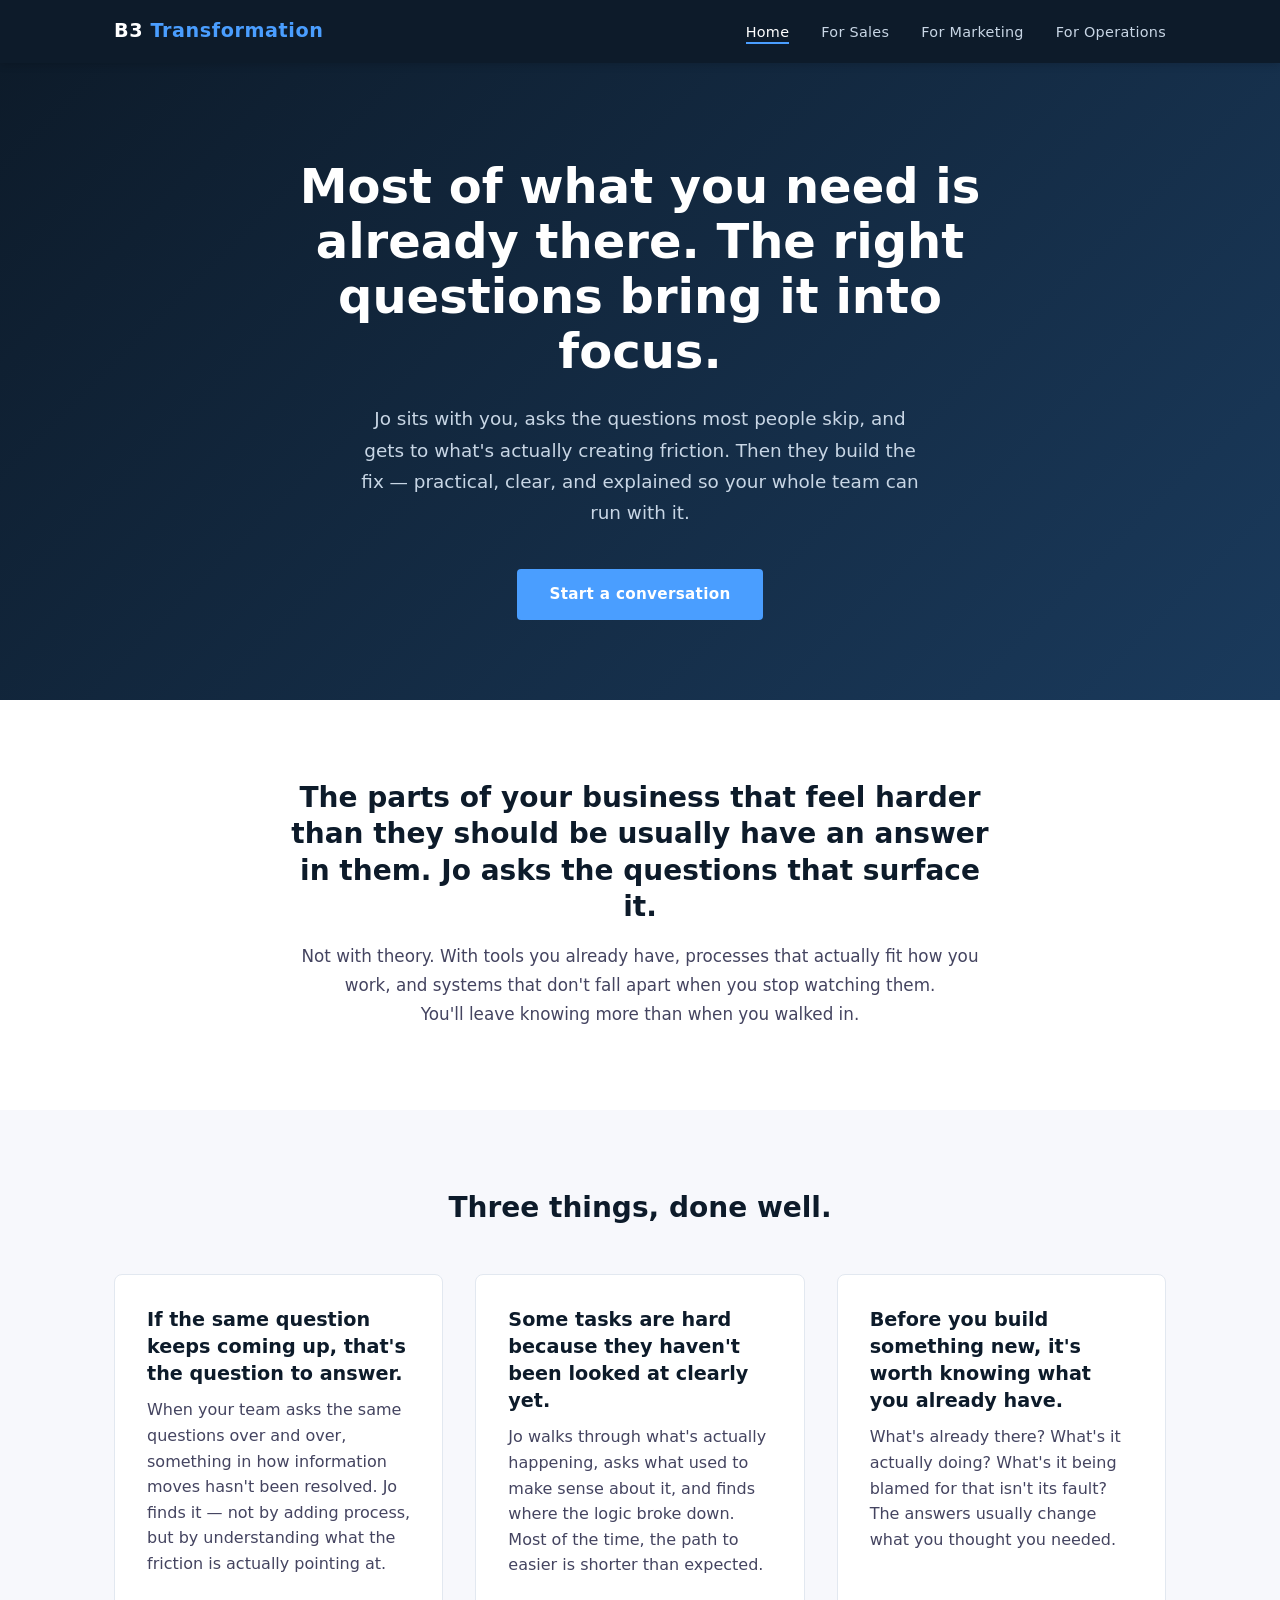
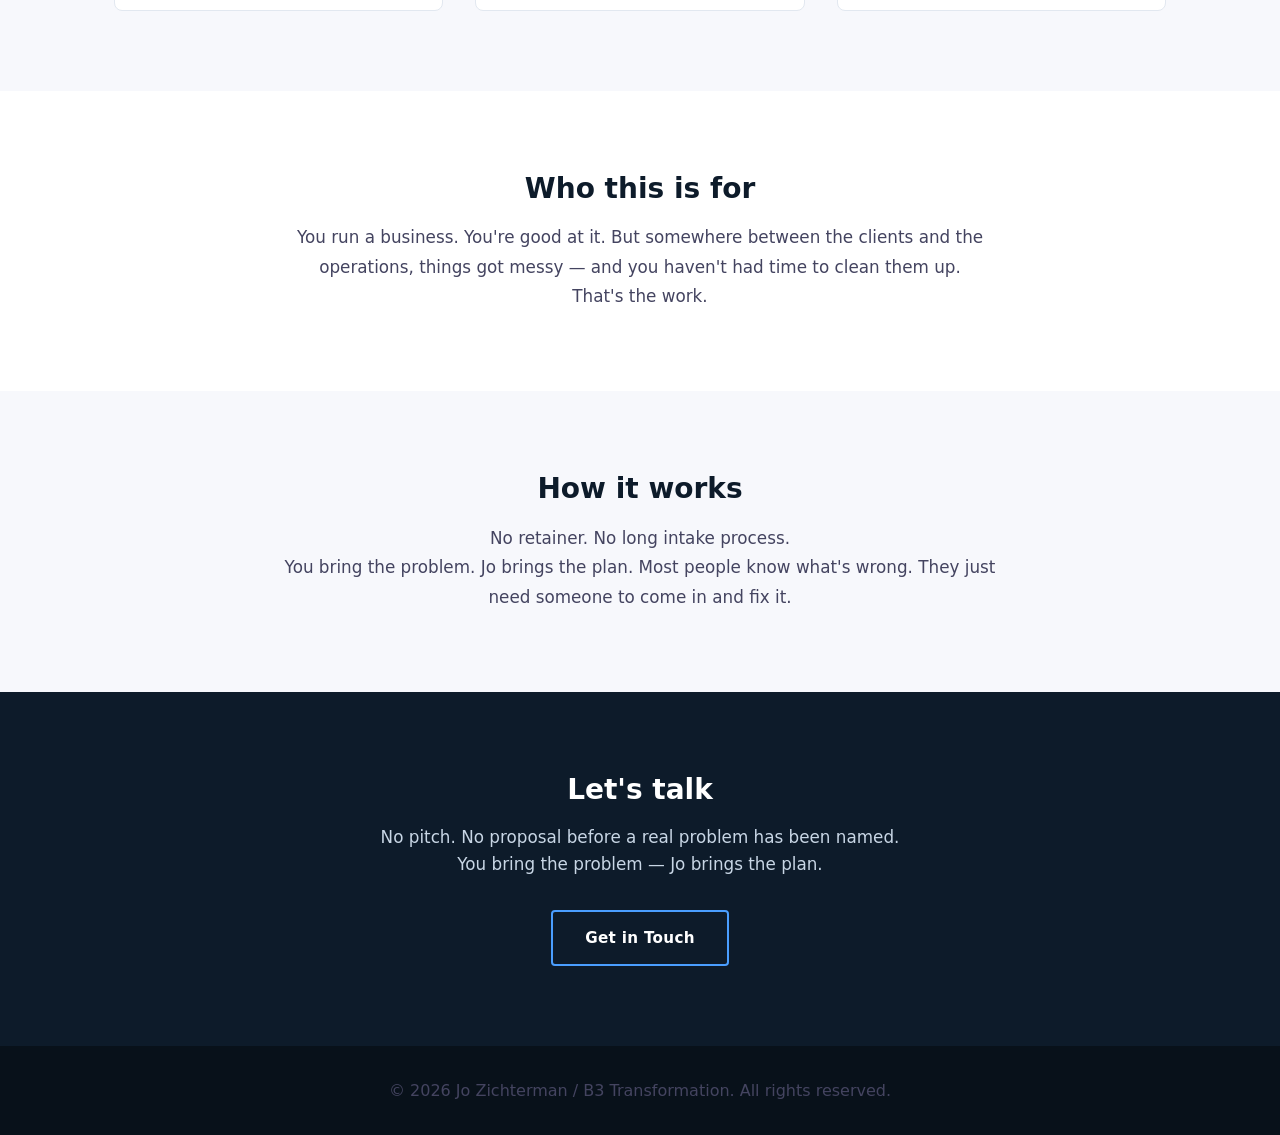
<file: index.html>
<!DOCTYPE html>
<html lang="en">
<head>
  <meta charset="UTF-8" />
  <meta name="viewport" content="width=device-width, initial-scale=1.0" />
  <title>B3 Transformation — Jo Zichterman</title>
  <link rel="stylesheet" href="css/style.css" />
</head>
<body>

  <!-- Navigation -->
  <nav class="nav" role="navigation" aria-label="Main navigation">
    <div class="nav__inner">
      <a href="index.html" class="nav__brand">B3 <span>Transformation</span></a>
      <ul class="nav__links">
        <li><a href="index.html" class="active">Home</a></li>
        <li><a href="for-sales.html">For Sales</a></li>
        <li><a href="for-marketing.html">For Marketing</a></li>
        <li><a href="for-operations.html">For Operations</a></li>
      </ul>
    </div>
  </nav>

  <!-- Hero -->
  <section class="hero">
    <div class="container">
      <h1 class="hero__headline">Most of what you need is already there. The right questions bring it into focus.</h1>
      <p class="hero__sub">Jo sits with you, asks the questions most people skip, and gets to what's actually creating friction. Then they build the fix — practical, clear, and explained so your whole team can run with it.</p>
      <a href="#contact" class="btn btn--primary">Start a conversation</a>
    </div>
  </section>

  <!-- About -->
  <section class="section" id="about">
    <div class="container">
      <div class="intro">
        <h2>The parts of your business that feel harder than they should be usually have an answer in them. Jo asks the questions that surface it.</h2>
        <p>
          Not with theory. With tools you already have, processes that actually fit how you work, and systems that don't fall apart when you stop watching them.
        </p>
        <p>You'll leave knowing more than when you walked in.</p>
      </div>
    </div>
  </section>

  <!-- What Jo Does -->
  <section class="section section--alt" id="what-jo-does">
    <div class="container">
      <h2 class="section-heading">Three things, done well.</h2>

      <div class="cards">
        <div class="card">
          <h3>If the same question keeps coming up, that's the question to answer.</h3>
          <p>When your team asks the same questions over and over, something in how information moves hasn't been resolved. Jo finds it — not by adding process, but by understanding what the friction is actually pointing at.</p>
        </div>

        <div class="card">
          <h3>Some tasks are hard because they haven't been looked at clearly yet.</h3>
          <p>Jo walks through what's actually happening, asks what used to make sense about it, and finds where the logic broke down. Most of the time, the path to easier is shorter than expected.</p>
        </div>

        <div class="card">
          <h3>Before you build something new, it's worth knowing what you already have.</h3>
          <p>What's already there? What's it actually doing? What's it being blamed for that isn't its fault? The answers usually change what you thought you needed.</p>
        </div>
      </div>
    </div>
  </section>

  <!-- Who This Is For -->
  <section class="section" id="who-this-is-for">
    <div class="container">
      <div class="intro">
        <h2>Who this is for</h2>
        <p>
          You run a business. You're good at it. But somewhere between the clients and the operations, things got messy — and you haven't had time to clean them up.
        </p>
        <p>That's the work.</p>
      </div>
    </div>
  </section>

  <!-- How It Works -->
  <section class="section section--alt" id="how-it-works">
    <div class="container">
      <div class="intro">
        <h2>How it works</h2>
        <p>No retainer. No long intake process.</p>
        <p>You bring the problem. Jo brings the plan. Most people know what's wrong. They just need someone to come in and fix it.</p>
      </div>
    </div>
  </section>

  <!-- CTA -->
  <section class="section cta" id="contact">
    <div class="container">
      <h2>Let's talk</h2>
      <p>
        No pitch. No proposal before a real problem has been named. You bring the problem — Jo brings the plan.
      </p>
      <a href="mailto:hello@b3transformation.com" class="btn btn--outline">Get in Touch</a>
    </div>
  </section>

  <!-- Footer -->
  <footer class="footer">
    <p>&copy; 2026 Jo Zichterman / B3 Transformation. All rights reserved.</p>
  </footer>

</body>
</html>
</file>
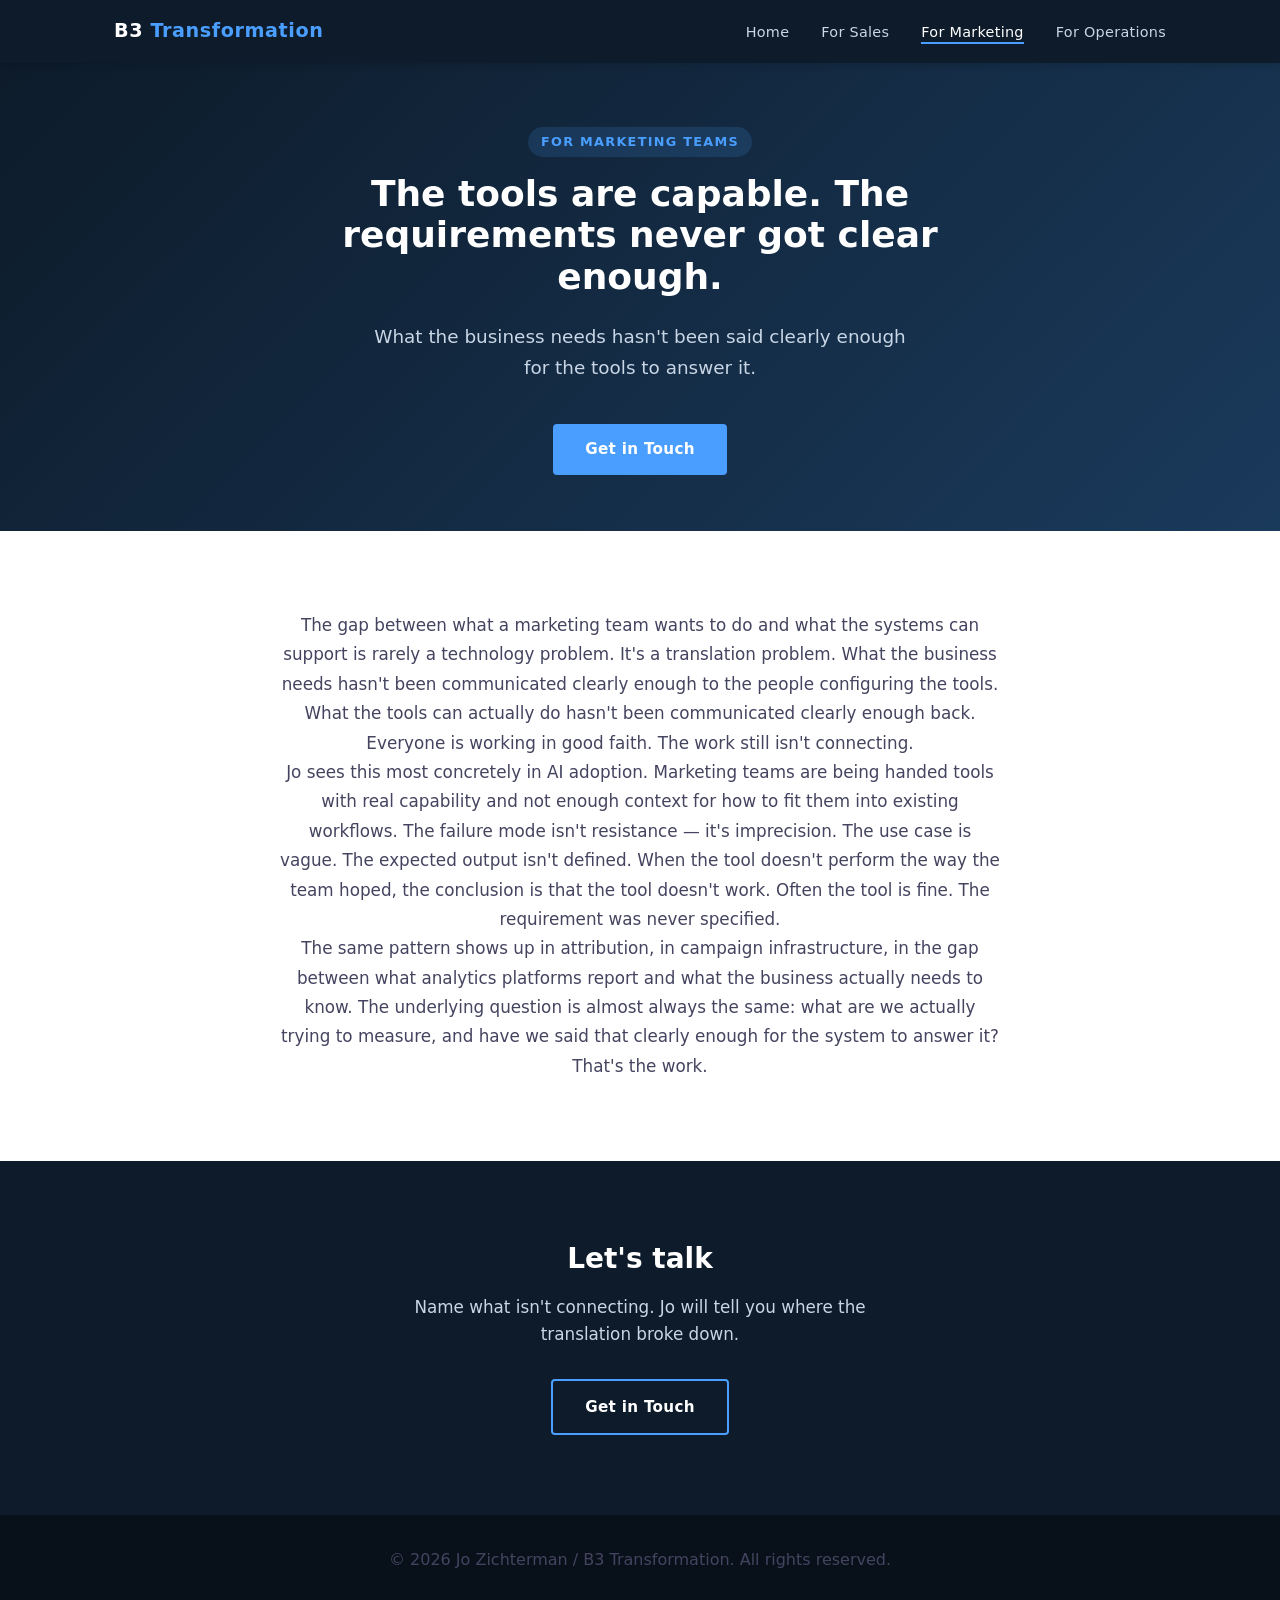
<file: for-marketing.html>
<!DOCTYPE html>
<html lang="en">
<head>
  <meta charset="UTF-8" />
  <meta name="viewport" content="width=device-width, initial-scale=1.0" />
  <title>For Marketing — B3 Transformation</title>
  <link rel="stylesheet" href="css/style.css" />
</head>
<body>

  <!-- Navigation -->
  <nav class="nav" role="navigation" aria-label="Main navigation">
    <div class="nav__inner">
      <a href="index.html" class="nav__brand">B3 <span>Transformation</span></a>
      <ul class="nav__links">
        <li><a href="index.html">Home</a></li>
        <li><a href="for-sales.html">For Sales</a></li>
        <li><a href="for-marketing.html" class="active">For Marketing</a></li>
        <li><a href="for-operations.html">For Operations</a></li>
      </ul>
    </div>
  </nav>

  <!-- Hero -->
  <section class="hero hero--sub">
    <div class="container">
      <span class="audience-badge">For Marketing Teams</span>
      <h1 class="hero__headline">The tools are capable. The requirements never got clear enough.</h1>
      <p class="hero__sub">What the business needs hasn't been said clearly enough for the tools to answer it.</p>
      <a href="mailto:hello@b3transformation.com" class="btn btn--primary">Get in Touch</a>
    </div>
  </section>

  <!-- Body copy -->
  <section class="section">
    <div class="container">
      <div class="intro">
        <p>
          The gap between what a marketing team wants to do and what the systems can support is rarely a technology problem. It's a translation problem. What the business needs hasn't been communicated clearly enough to the people configuring the tools. What the tools can actually do hasn't been communicated clearly enough back. Everyone is working in good faith. The work still isn't connecting.
        </p>
        <p>
          Jo sees this most concretely in AI adoption. Marketing teams are being handed tools with real capability and not enough context for how to fit them into existing workflows. The failure mode isn't resistance — it's imprecision. The use case is vague. The expected output isn't defined. When the tool doesn't perform the way the team hoped, the conclusion is that the tool doesn't work. Often the tool is fine. The requirement was never specified.
        </p>
        <p>
          The same pattern shows up in attribution, in campaign infrastructure, in the gap between what analytics platforms report and what the business actually needs to know. The underlying question is almost always the same: what are we actually trying to measure, and have we said that clearly enough for the system to answer it?
        </p>
        <p>That's the work.</p>
      </div>
    </div>
  </section>

  <!-- CTA -->
  <section class="section cta">
    <div class="container">
      <h2>Let's talk</h2>
      <p>Name what isn't connecting. Jo will tell you where the translation broke down.</p>
      <a href="mailto:hello@b3transformation.com" class="btn btn--outline">Get in Touch</a>
    </div>
  </section>

  <!-- Footer -->
  <footer class="footer">
    <p>&copy; 2026 Jo Zichterman / B3 Transformation. All rights reserved.</p>
  </footer>

</body>
</html>
</file>
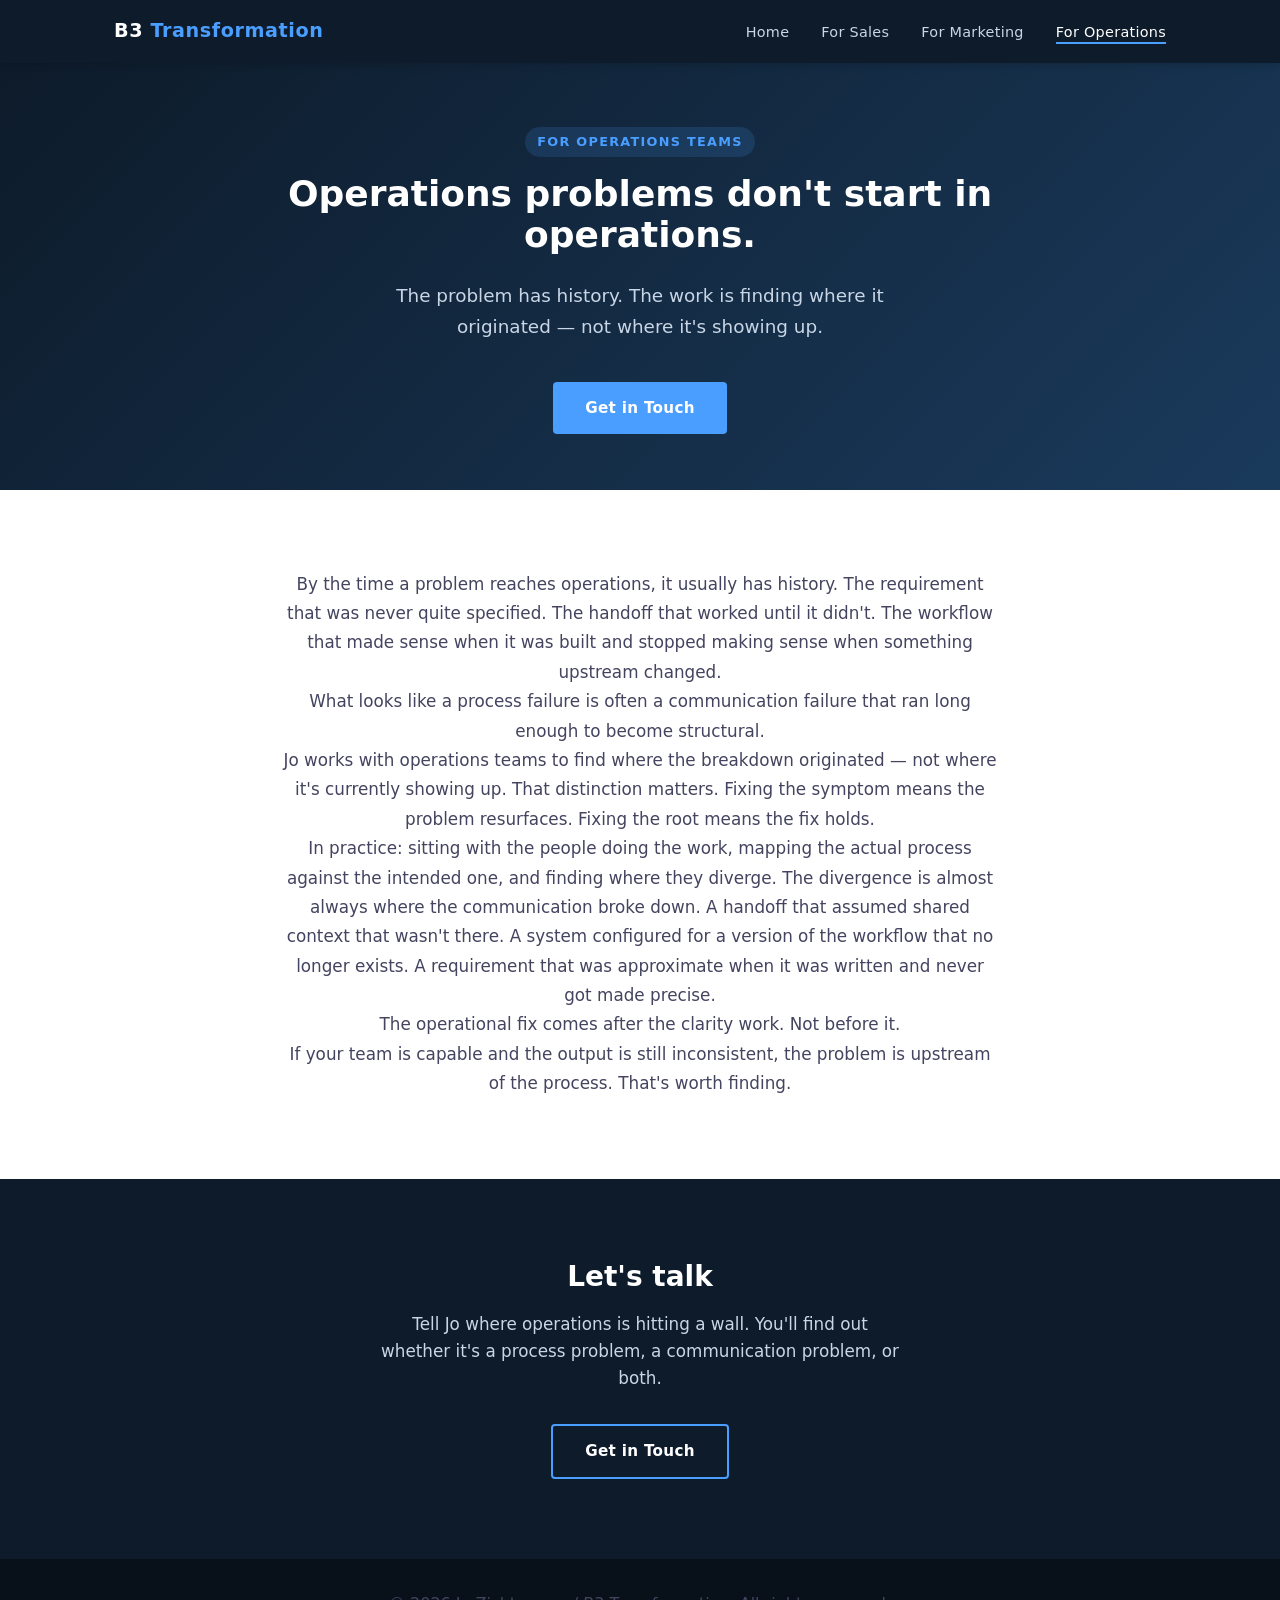
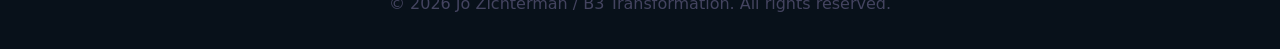
<file: for-operations.html>
<!DOCTYPE html>
<html lang="en">
<head>
  <meta charset="UTF-8" />
  <meta name="viewport" content="width=device-width, initial-scale=1.0" />
  <title>For Operations — B3 Transformation</title>
  <link rel="stylesheet" href="css/style.css" />
</head>
<body>

  <!-- Navigation -->
  <nav class="nav" role="navigation" aria-label="Main navigation">
    <div class="nav__inner">
      <a href="index.html" class="nav__brand">B3 <span>Transformation</span></a>
      <ul class="nav__links">
        <li><a href="index.html">Home</a></li>
        <li><a href="for-sales.html">For Sales</a></li>
        <li><a href="for-marketing.html">For Marketing</a></li>
        <li><a href="for-operations.html" class="active">For Operations</a></li>
      </ul>
    </div>
  </nav>

  <!-- Hero -->
  <section class="hero hero--sub">
    <div class="container">
      <span class="audience-badge">For Operations Teams</span>
      <h1 class="hero__headline">Operations problems don't start in operations.</h1>
      <p class="hero__sub">The problem has history. The work is finding where it originated — not where it's showing up.</p>
      <a href="mailto:hello@b3transformation.com" class="btn btn--primary">Get in Touch</a>
    </div>
  </section>

  <!-- Body copy -->
  <section class="section">
    <div class="container">
      <div class="intro">
        <p>
          By the time a problem reaches operations, it usually has history. The requirement that was never quite specified. The handoff that worked until it didn't. The workflow that made sense when it was built and stopped making sense when something upstream changed.
        </p>
        <p>
          What looks like a process failure is often a communication failure that ran long enough to become structural.
        </p>
        <p>
          Jo works with operations teams to find where the breakdown originated — not where it's currently showing up. That distinction matters. Fixing the symptom means the problem resurfaces. Fixing the root means the fix holds.
        </p>
        <p>
          In practice: sitting with the people doing the work, mapping the actual process against the intended one, and finding where they diverge. The divergence is almost always where the communication broke down. A handoff that assumed shared context that wasn't there. A system configured for a version of the workflow that no longer exists. A requirement that was approximate when it was written and never got made precise.
        </p>
        <p>The operational fix comes after the clarity work. Not before it.</p>
        <p>
          If your team is capable and the output is still inconsistent, the problem is upstream of the process. That's worth finding.
        </p>
      </div>
    </div>
  </section>

  <!-- CTA -->
  <section class="section cta">
    <div class="container">
      <h2>Let's talk</h2>
      <p>Tell Jo where operations is hitting a wall. You'll find out whether it's a process problem, a communication problem, or both.</p>
      <a href="mailto:hello@b3transformation.com" class="btn btn--outline">Get in Touch</a>
    </div>
  </section>

  <!-- Footer -->
  <footer class="footer">
    <p>&copy; 2026 Jo Zichterman / B3 Transformation. All rights reserved.</p>
  </footer>

</body>
</html>
</file>
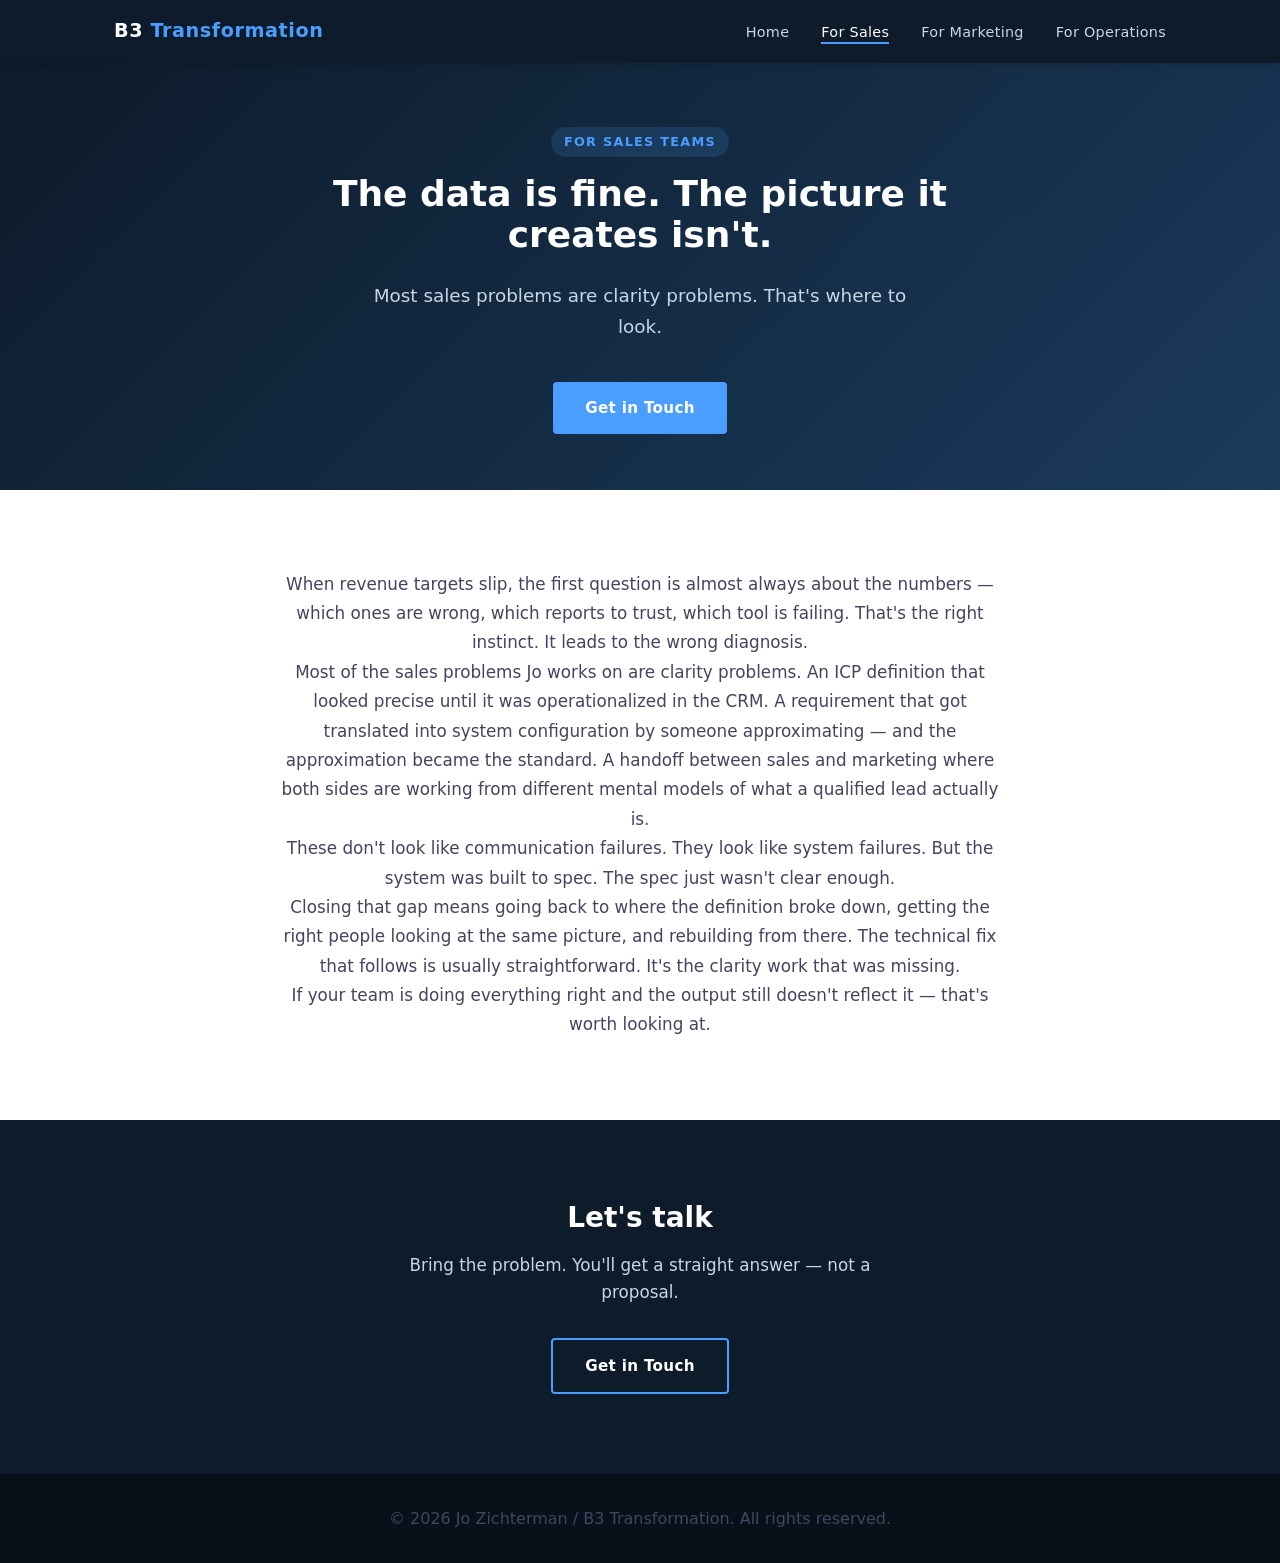
<file: for-sales.html>
<!DOCTYPE html>
<html lang="en">
<head>
  <meta charset="UTF-8" />
  <meta name="viewport" content="width=device-width, initial-scale=1.0" />
  <title>For Sales — B3 Transformation</title>
  <link rel="stylesheet" href="css/style.css" />
</head>
<body>

  <!-- Navigation -->
  <nav class="nav" role="navigation" aria-label="Main navigation">
    <div class="nav__inner">
      <a href="index.html" class="nav__brand">B3 <span>Transformation</span></a>
      <ul class="nav__links">
        <li><a href="index.html">Home</a></li>
        <li><a href="for-sales.html" class="active">For Sales</a></li>
        <li><a href="for-marketing.html">For Marketing</a></li>
        <li><a href="for-operations.html">For Operations</a></li>
      </ul>
    </div>
  </nav>

  <!-- Hero -->
  <section class="hero hero--sub">
    <div class="container">
      <span class="audience-badge">For Sales Teams</span>
      <h1 class="hero__headline">The data is fine. The picture it creates isn't.</h1>
      <p class="hero__sub">Most sales problems are clarity problems. That's where to look.</p>
      <a href="mailto:hello@b3transformation.com" class="btn btn--primary">Get in Touch</a>
    </div>
  </section>

  <!-- Body copy -->
  <section class="section">
    <div class="container">
      <div class="intro">
        <p>
          When revenue targets slip, the first question is almost always about the numbers — which ones are wrong, which reports to trust, which tool is failing. That's the right instinct. It leads to the wrong diagnosis.
        </p>
        <p>
          Most of the sales problems Jo works on are clarity problems. An ICP definition that looked precise until it was operationalized in the CRM. A requirement that got translated into system configuration by someone approximating — and the approximation became the standard. A handoff between sales and marketing where both sides are working from different mental models of what a qualified lead actually is.
        </p>
        <p>
          These don't look like communication failures. They look like system failures. But the system was built to spec. The spec just wasn't clear enough.
        </p>
        <p>
          Closing that gap means going back to where the definition broke down, getting the right people looking at the same picture, and rebuilding from there. The technical fix that follows is usually straightforward. It's the clarity work that was missing.
        </p>
        <p>
          If your team is doing everything right and the output still doesn't reflect it — that's worth looking at.
        </p>
      </div>
    </div>
  </section>

  <!-- CTA -->
  <section class="section cta">
    <div class="container">
      <h2>Let's talk</h2>
      <p>Bring the problem. You'll get a straight answer — not a proposal.</p>
      <a href="mailto:hello@b3transformation.com" class="btn btn--outline">Get in Touch</a>
    </div>
  </section>

  <!-- Footer -->
  <footer class="footer">
    <p>&copy; 2026 Jo Zichterman / B3 Transformation. All rights reserved.</p>
  </footer>

</body>
</html>
</file>
<file: css/style.css>
/* ============================================================
   B3 Transformation — Base Stylesheet
   Clean, professional, mobile-responsive
   ============================================================ */

/* --- Reset & Base ----------------------------------------- */
*, *::before, *::after {
  box-sizing: border-box;
  margin: 0;
  padding: 0;
}

html {
  font-size: 16px;
  scroll-behavior: smooth;
}

body {
  font-family: 'Segoe UI', system-ui, -apple-system, sans-serif;
  color: #1a1a2e;
  background: #ffffff;
  line-height: 1.6;
}

img {
  max-width: 100%;
  display: block;
}

a {
  color: inherit;
  text-decoration: none;
}

/* --- Typography ------------------------------------------- */
h1 { font-size: 2.5rem; font-weight: 700; line-height: 1.2; }
h2 { font-size: 1.75rem; font-weight: 600; line-height: 1.3; }
h3 { font-size: 1.2rem;  font-weight: 600; line-height: 1.4; }
p  { font-size: 1rem;    color: #444460; }

/* --- Layout Utilities ------------------------------------- */
.container {
  max-width: 1100px;
  margin: 0 auto;
  padding: 0 1.5rem;
}

.section {
  padding: 5rem 0;
}

.section--alt {
  background: #f7f8fc;
}

/* --- Navigation ------------------------------------------- */
.nav {
  background: #0d1b2a;
  position: sticky;
  top: 0;
  z-index: 100;
  box-shadow: 0 2px 8px rgba(0,0,0,0.15);
}

.nav__inner {
  display: flex;
  align-items: center;
  justify-content: space-between;
  padding: 1rem 1.5rem;
  max-width: 1100px;
  margin: 0 auto;
}

.nav__brand {
  font-size: 1.2rem;
  font-weight: 700;
  color: #ffffff;
  letter-spacing: 0.03em;
}

.nav__brand span {
  color: #4a9eff;
}

.nav__links {
  display: flex;
  gap: 2rem;
  list-style: none;
}

.nav__links a {
  color: #c8d6e5;
  font-size: 0.9rem;
  font-weight: 500;
  letter-spacing: 0.02em;
  transition: color 0.2s;
  padding-bottom: 2px;
  border-bottom: 2px solid transparent;
}

.nav__links a:hover {
  color: #ffffff;
}

.nav__links a.active {
  color: #ffffff;
  border-bottom-color: #4a9eff;
}

/* --- Hero ------------------------------------------------- */
.hero {
  background: linear-gradient(135deg, #0d1b2a 0%, #1a3a5c 100%);
  color: #ffffff;
  padding: 6rem 0 5rem;
  text-align: center;
}

.hero__eyebrow {
  font-size: 0.85rem;
  font-weight: 600;
  letter-spacing: 0.12em;
  text-transform: uppercase;
  color: #4a9eff;
  margin-bottom: 1rem;
}

.hero__headline {
  font-size: 3rem;
  font-weight: 700;
  line-height: 1.15;
  max-width: 720px;
  margin: 0 auto 1.5rem;
}

.hero__sub {
  font-size: 1.15rem;
  color: #c8d6e5;
  max-width: 560px;
  margin: 0 auto 2.5rem;
  line-height: 1.7;
}

/* Sub-page hero (smaller) */
.hero--sub {
  padding: 4rem 0 3.5rem;
}

.hero--sub .hero__headline {
  font-size: 2.25rem;
}

/* --- Buttons ---------------------------------------------- */
.btn {
  display: inline-block;
  padding: 0.85rem 2rem;
  border-radius: 4px;
  font-size: 0.95rem;
  font-weight: 600;
  letter-spacing: 0.02em;
  cursor: pointer;
  transition: background 0.2s, transform 0.1s;
}

.btn:active {
  transform: translateY(1px);
}

.btn--primary {
  background: #4a9eff;
  color: #ffffff;
}

.btn--primary:hover {
  background: #2e88ef;
}

.btn--outline {
  background: transparent;
  color: #ffffff;
  border: 2px solid #4a9eff;
}

.btn--outline:hover {
  background: #4a9eff;
}

/* --- Intro Section ---------------------------------------- */
.intro {
  text-align: center;
  max-width: 720px;
  margin: 0 auto;
}

.intro h2 {
  margin-bottom: 1rem;
  color: #0d1b2a;
}

.intro p {
  font-size: 1.05rem;
  line-height: 1.75;
}

/* --- Cards Grid ------------------------------------------- */
.cards {
  display: grid;
  grid-template-columns: repeat(auto-fit, minmax(280px, 1fr));
  gap: 2rem;
  margin-top: 3rem;
}

.card {
  background: #ffffff;
  border: 1px solid #e2e8f0;
  border-radius: 8px;
  padding: 2rem;
  transition: box-shadow 0.2s;
}

.card:hover {
  box-shadow: 0 4px 20px rgba(0,0,0,0.08);
}

.card__icon {
  width: 44px;
  height: 44px;
  background: #eef4ff;
  border-radius: 8px;
  display: flex;
  align-items: center;
  justify-content: center;
  margin-bottom: 1.25rem;
  font-size: 1.3rem;
}

.card h3 {
  margin-bottom: 0.6rem;
  color: #0d1b2a;
}

/* --- CTA Section ------------------------------------------ */
.cta {
  text-align: center;
  background: #0d1b2a;
  color: #ffffff;
}

.cta h2 {
  margin-bottom: 1rem;
  color: #ffffff;
}

.cta p {
  color: #c8d6e5;
  max-width: 520px;
  margin: 0 auto 2rem;
  font-size: 1.05rem;
}

/* --- Footer ----------------------------------------------- */
.footer {
  background: #08111a;
  color: #6b7f90;
  text-align: center;
  padding: 2rem 1.5rem;
  font-size: 0.875rem;
}

.footer a {
  color: #4a9eff;
}

.footer a:hover {
  text-decoration: underline;
}

/* --- Section Heading helper ------------------------------- */
.section-heading {
  text-align: center;
  margin-bottom: 1rem;
  color: #0d1b2a;
}

.section-subhead {
  text-align: center;
  max-width: 580px;
  margin: 0 auto 3rem;
  color: #6b7f90;
  font-size: 1rem;
}

/* --- Audience badge (sub-pages) --------------------------- */
.audience-badge {
  display: inline-block;
  background: rgba(74,158,255,0.15);
  color: #4a9eff;
  font-size: 0.8rem;
  font-weight: 600;
  letter-spacing: 0.1em;
  text-transform: uppercase;
  padding: 0.3rem 0.8rem;
  border-radius: 20px;
  margin-bottom: 1rem;
}

/* --- Mobile ------------------------------------------------ */
@media (max-width: 768px) {
  h1                   { font-size: 2rem; }
  .hero__headline      { font-size: 2rem; }
  .hero--sub .hero__headline { font-size: 1.75rem; }
  h2                   { font-size: 1.5rem; }

  .nav__links {
    gap: 1.2rem;
  }

  .nav__links a {
    font-size: 0.82rem;
  }

  .section {
    padding: 3.5rem 0;
  }
}

@media (max-width: 540px) {
  .nav__inner {
    flex-direction: column;
    gap: 0.75rem;
    text-align: center;
  }

  .nav__links {
    flex-wrap: wrap;
    justify-content: center;
    gap: 0.75rem 1.2rem;
  }
}
</file>
